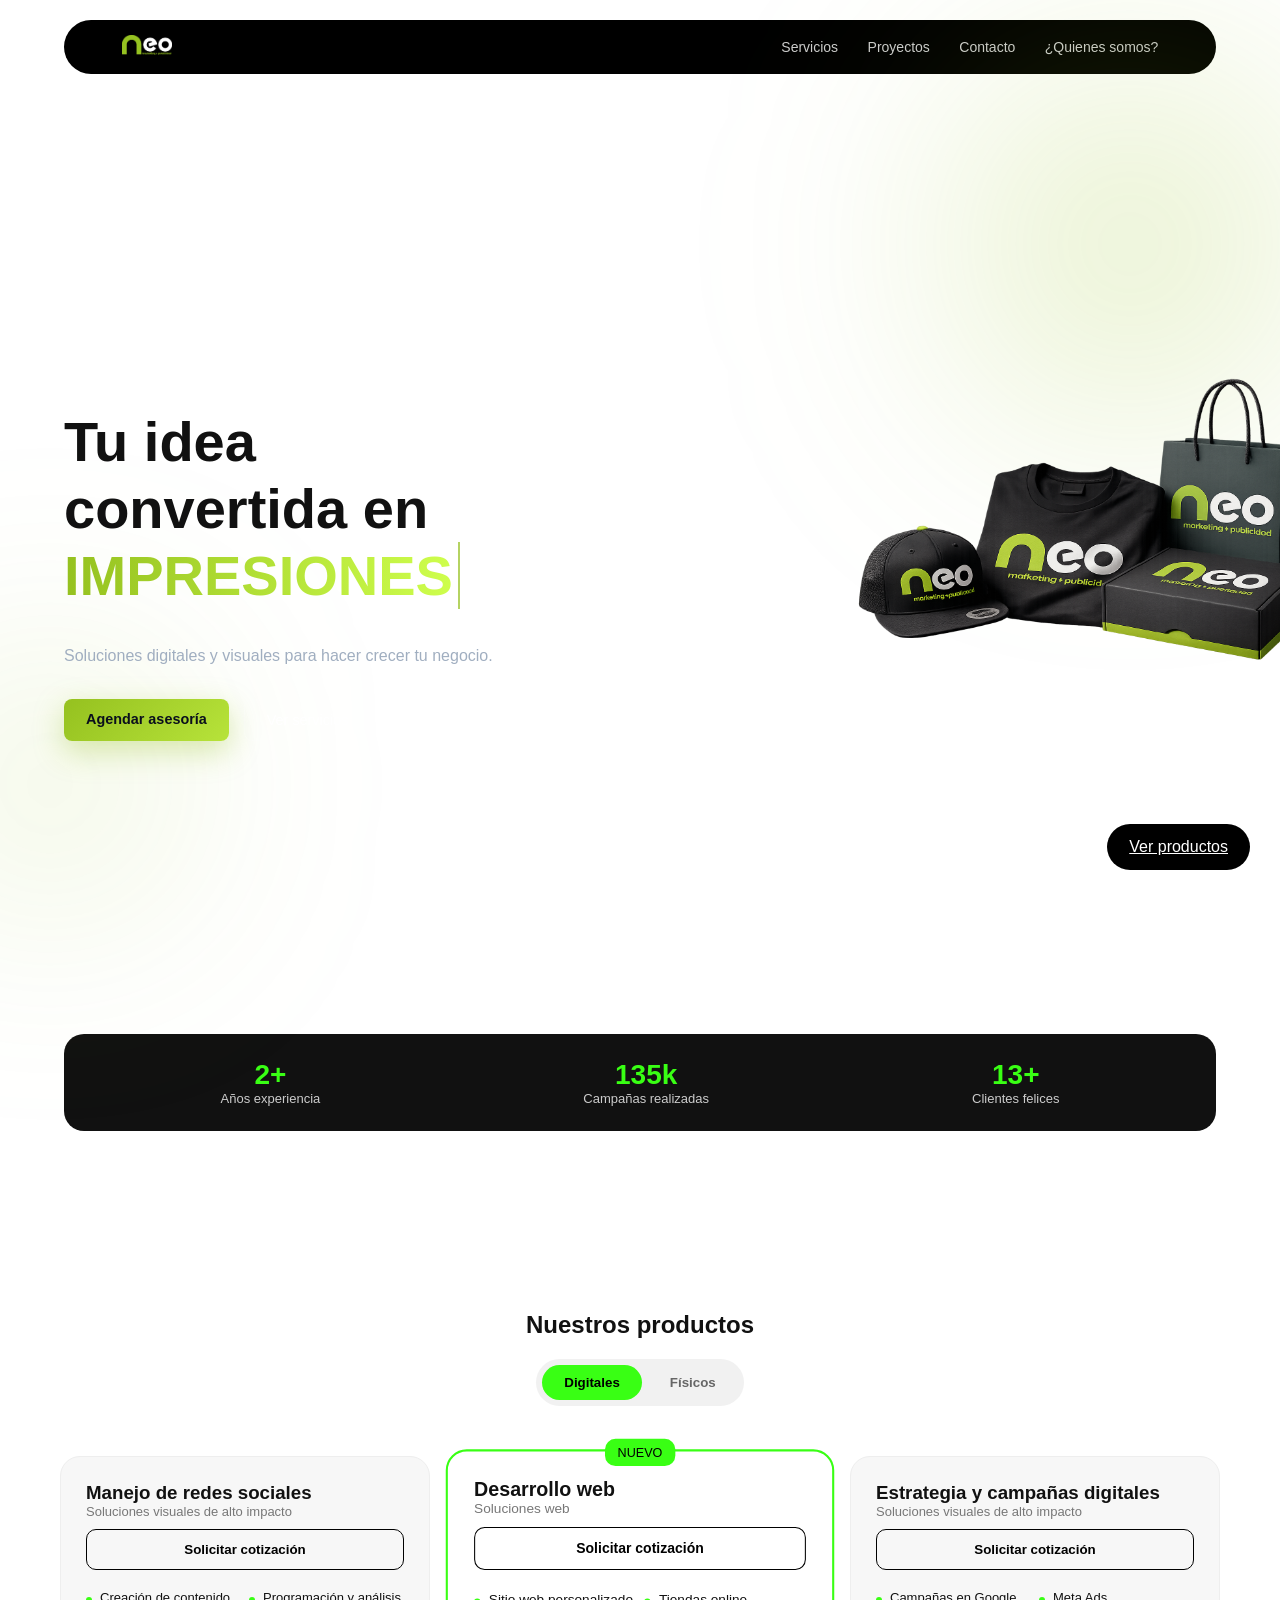
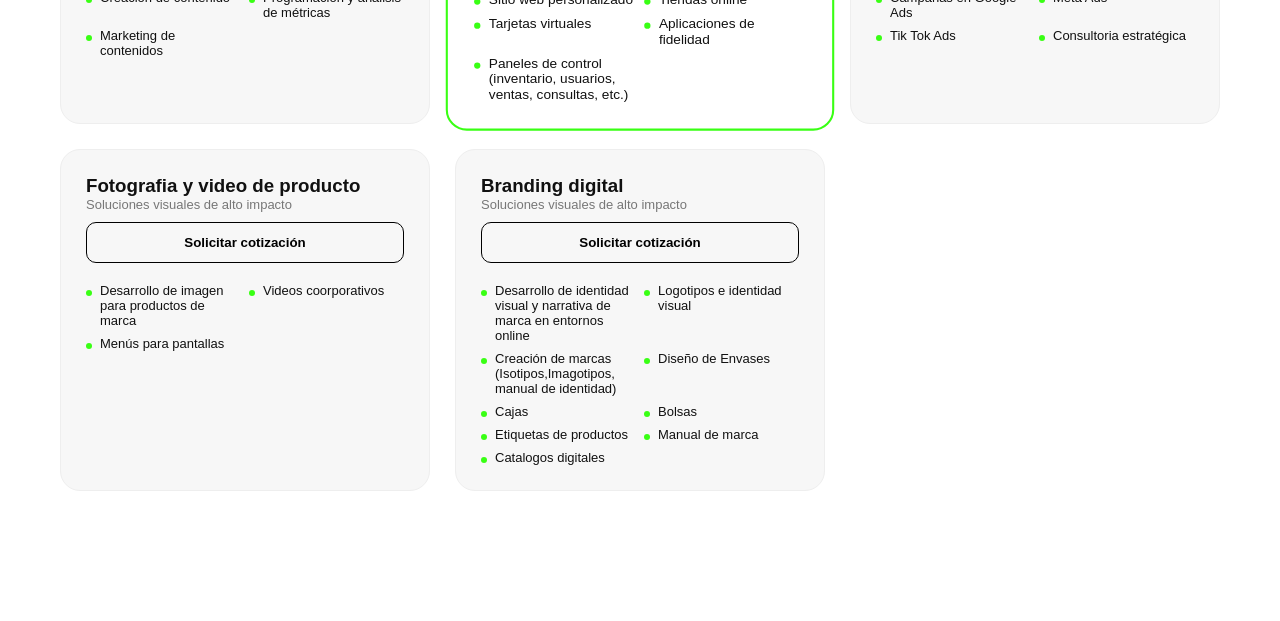
<file: index.html>
<!DOCTYPE html>
<html lang="es">
<head>
  <meta charset="UTF-8">
  <meta name="viewport" content="width=device-width, initial-scale=1.0">
  <title>Neo</title>
  <link rel="stylesheet" href="css/main.css">
</head>

<body>

<div id="navbar"></div>
<div id="hero"></div>
<div id="showcase"></div>
<div id="products"></div>


<a href="#products" class="floating-btn">
  Ver productos
</a>


<script src="script.js" defer></script>
<script src="js/load.js" defer></script>


</body>
</html>
</file>
<file: css/main.css>
@import url("reset.css");
@import url("navbar.css");
@import url("hero.css");
@import url("showcase.css");
@import url("products.css");
@import url("gallery.css");
@import url("responsive.css");
</file>
